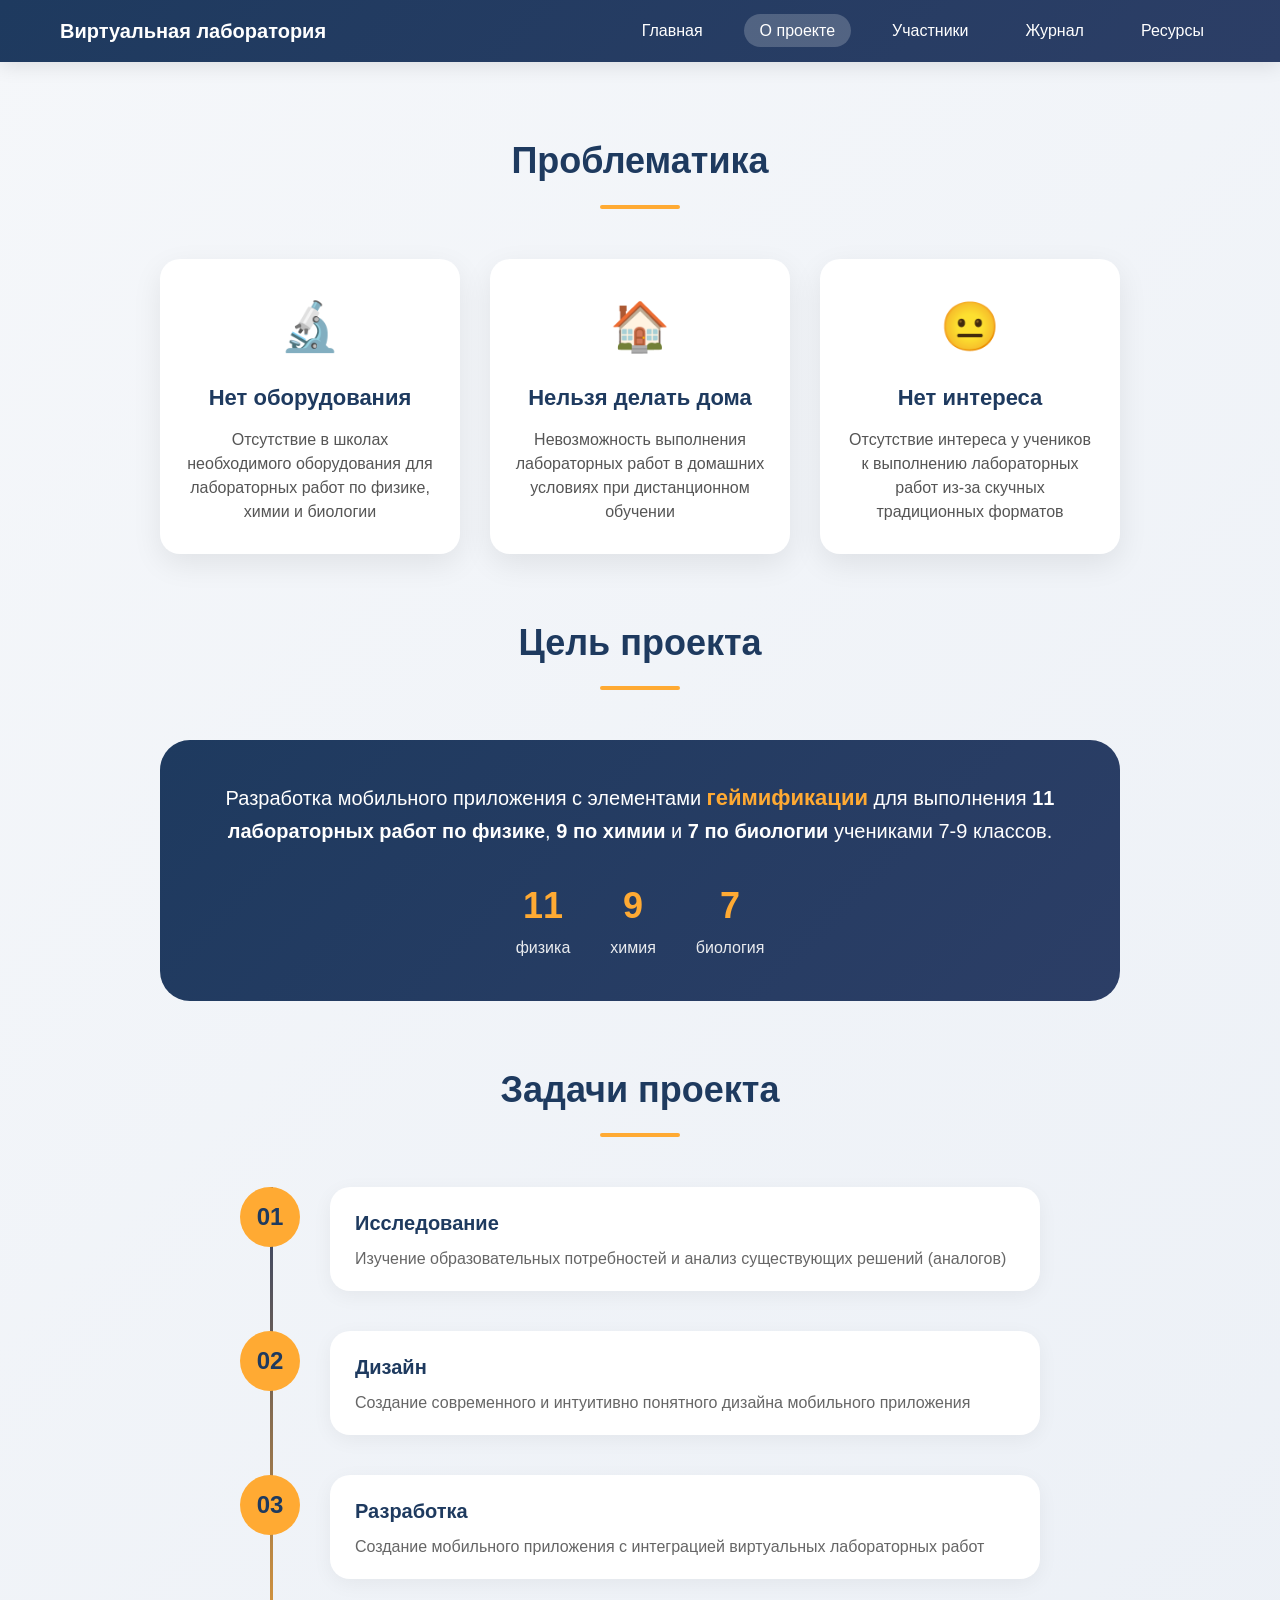
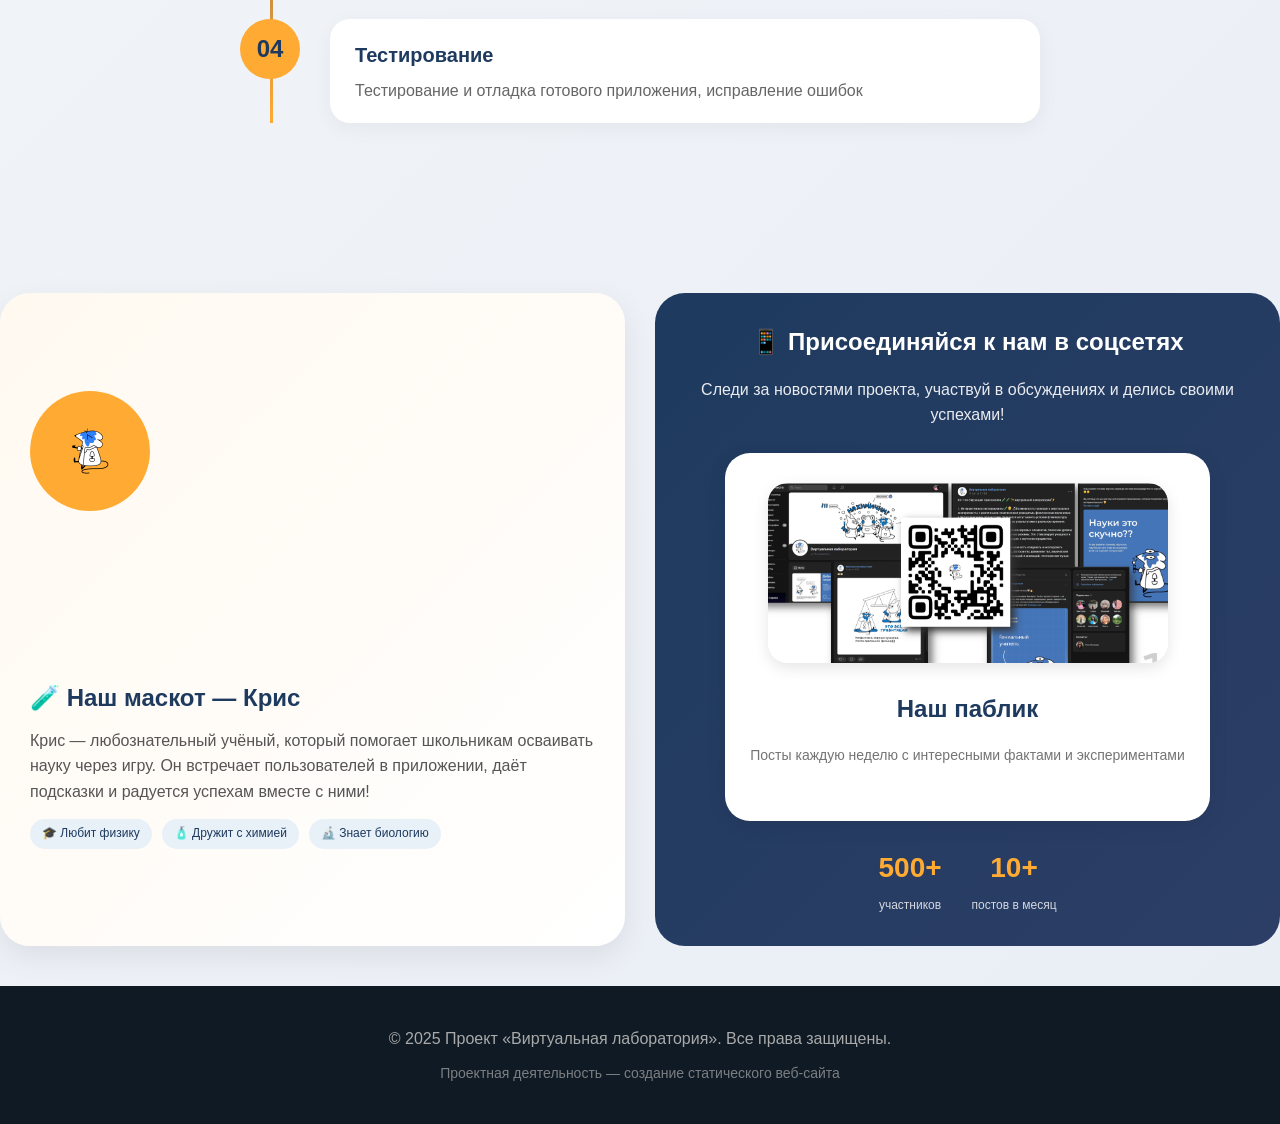
<file: about.html>
<!DOCTYPE html>
<html lang="ru">
<head>
    <meta charset="UTF-8">
    <meta name="viewport" content="width=device-width, initial-scale=1.0">
    <title>Виртуальная лаборатория — наука в твоём телефоне</title>
    <link rel="stylesheet" href="css/style.css">
    <style>
    /* ===== СТРАНИЦА "О ПРОЕКТЕ" ===== */
    .hero-subpage {
        background: linear-gradient(135deg, #2c3e66, #1a3a5f);
        color: white;
        text-align: center;
        padding: 60px 20px;
    }

    .hero-subpage h1 {
        font-size: 48px;
        margin-bottom: 15px;
    }

    .hero-subpage p {
        font-size: 20px;
        opacity: 0.95;
    }

    /* Проблематика — карточки */
    .problems-grid {
        display: grid;
        grid-template-columns: repeat(auto-fit, minmax(280px, 1fr));
        gap: 30px;
        margin-bottom: 60px;
    }

    .problem-card {
        background: white;
        border-radius: 20px;
        padding: 30px 25px;
        text-align: center;
        box-shadow: 0 10px 30px rgba(0,0,0,0.08);
        transition: all 0.3s ease;
    }

    .problem-card:hover {
        transform: translateY(-8px);
        box-shadow: 0 20px 40px rgba(0,0,0,0.12);
    }

    .problem-icon {
        font-size: 48px;
        margin-bottom: 15px;
    }

    .problem-card h3 {
        color: #1e3a5f;
        font-size: 22px;
        margin-bottom: 12px;
    }

    .problem-card p {
        color: #555;
        line-height: 1.5;
    }

    /* Блок цели */
    .goal-block {
        margin-bottom: 60px;
    }

    .goal-card {
        background: linear-gradient(135deg, #1e3a5f, #2c3e66);
        border-radius: 30px;
        padding: 40px;
        color: white;
        text-align: center;
    }

    .goal-card p {
        font-size: 20px;
        line-height: 1.6;
        margin-bottom: 30px;
    }

    .highlight-goal {
        color: #ffaa33;
        font-size: 22px;
    }

    .goal-stats {
        display: flex;
        justify-content: center;
        gap: 40px;
        flex-wrap: wrap;
    }

    .goal-stat {
        text-align: center;
    }

    .goal-stat .stat-number {
        font-size: 36px;
        font-weight: bold;
        color: #ffaa33;
        display: block;
    }

    .goal-stat .stat-label {
        font-size: 16px;
        opacity: 0.9;
    }

    /* Таймлайн задач */
    .tasks-block {
        margin-bottom: 20px;
    }

    .timeline {
        position: relative;
        max-width: 800px;
        margin: 0 auto;
    }

    .timeline::before {
        content: '';
        position: absolute;
        left: 30px;
        top: 0;
        bottom: 0;
        width: 3px;
        background: linear-gradient(135deg, #2c3e66, #ffaa33);
    }

    .timeline-item {
        display: flex;
        gap: 30px;
        margin-bottom: 40px;
        position: relative;
    }

    .timeline-number {
        width: 60px;
        height: 60px;
        background: #ffaa33;
        border-radius: 50%;
        display: flex;
    align-items: center;
        justify-content: center;
        font-size: 24px;
        font-weight: bold;
        color: #1e3a5f;
        flex-shrink: 0;
        position: relative;
        z-index: 1;
    }

    .timeline-content {
        background: white;
        border-radius: 20px;
        padding: 20px 25px;
        flex: 1;
        box-shadow: 0 5px 20px rgba(0,0,0,0.05);
        transition: all 0.3s ease;
    }

    .timeline-content:hover {
        transform: translateX(5px);
        box-shadow: 0 10px 30px rgba(0,0,0,0.1);
    }

    .timeline-content h3 {
        color: #1e3a5f;
        font-size: 20px;
        margin-bottom: 8px;
    }

    .timeline-content p {
        color: #666;
        line-height: 1.5;
    }

    /* Адаптация для мобильных */
    @media (max-width: 768px) {
        .hero-subpage h1 {
            font-size: 32px;
        }
    
        .hero-subpage p {
            font-size: 16px;
        }
    
        .goal-card p {
            font-size: 16px;
        }
    
        .timeline::before {
            left: 20px;
        }
    
        .timeline-number {
            width: 45px;
            height: 45px;
            font-size: 18px;
        }
    
        .timeline-content {
            padding: 15px 18px;
        }
    
        .timeline-content h3 {
            font-size: 18px;
        }
    }
	    /* ===== БЛОК О МАСКОТЕ И ПАБЛИКЕ ===== */
    .mascot-social-block {
        display: grid;
        grid-template-columns: repeat(auto-fit, minmax(350px, 1fr));
        gap: 30px;
        margin-top: 60px;
        margin-bottom: 40px;
    }

    .mascot-card {
        background: linear-gradient(135deg, #fff9f0, #ffffff);
        border-radius: 30px;
        padding: 30px;
        display: flex;
        gap: 25px;
        align-items: center;
        flex-wrap: wrap;
        box-shadow: 0 10px 30px rgba(0,0,0,0.08);
        transition: all 0.3s ease;
    }

    .mascot-card:hover {
        transform: translateY(-5px);
        box-shadow: 0 20px 40px rgba(0,0,0,0.12);
    }

    .mascot-avatar img {
        width: 120px;
        height: 120px;
        border-radius: 50%;
        object-fit: cover;
        background: #ffaa33;
        padding: 10px;
    }

    .mascot-info h3 {
        color: #1e3a5f;
        font-size: 24px;
        margin-bottom: 10px;
    }

    .mascot-info p {
        color: #555;
        line-height: 1.6;
        margin-bottom: 15px;
    }

    .mascot-facts {
        display: flex;
        gap: 10px;
        flex-wrap: wrap;
    }

    .mascot-facts span {
        background: #e8f0f8;
        color: #1e3a5f;
        padding: 5px 12px;
        border-radius: 50px;
        font-size: 12px;
        font-weight: 500;
    }

    .social-card {
        background: linear-gradient(135deg, #1e3a5f, #2c3e66);
        border-radius: 30px;
        padding: 30px;
        color: white;
        text-align: center;
        transition: all 0.3s ease;
    }

    .social-card:hover {
        transform: translateY(-5px);
    }

    .social-card h3 {
        font-size: 24px;
        margin-bottom: 15px;
    }

    .social-card p {
        opacity: 0.9;
        margin-bottom: 25px;
    }

    .social-links {
        display: flex;
        justify-content: center;
        gap: 15px;
        flex-wrap: wrap;
        margin-bottom: 25px;
    }

    .social-link {
        display: inline-flex;
        align-items: center;
        gap: 8px;
        padding: 10px 20px;
        border-radius: 50px;
        text-decoration: none;
        font-weight: bold;
        transition: all 0.3s ease;
    }

    .social-link.telegram {
        background: #0088cc;
        color: white;
    }

    .social-link.vk {
        background: #4c75a3;
        color: white;
    }

    .social-link.website {
        background: #ffaa33;
        color: #1e3a5f;
    }

    .social-link:hover {
        transform: translateY(-3px);
        filter: brightness(1.05);
    }

    .social-stats {
        display: flex;
        justify-content: center;
        gap: 30px;
        margin-top: 20px;
    }

    .social-stats .stat-item {
        text-align: center;
    }

    .social-stats .stat-number {
        display: block;
        font-size: 28px;
        font-weight: bold;
        color: #ffaa33;
    }

    .social-stats .stat-label {
        font-size: 12px;
        opacity: 0.8;
    }

    @media (max-width: 768px) {
        .mascot-card {
            flex-direction: column;
            text-align: center;
        }
        
        .mascot-facts {
            justify-content: center;
        }
        
        .social-stats {
            flex-direction: column;
            gap: 10px;
        }
    }
    </style>
</head>
<body>

    <!-- МЕНЮ НАВИГАЦИИ -->
    <nav>
        <div class="nav-container">
            <div class="logo">
                <span class="logo-text">Виртуальная лаборатория</span>
            </div>
            <ul>
                <li><a href="index.html">Главная</a></li>
                <li><a href="about.html" class="active">О проекте</a></li>
                <li><a href="team.html">Участники</a></li>
                <li><a href="journal.html">Журнал</a></li>
                <li><a href="resources.html">Ресурсы</a></li>
            </ul>
        </div>
    </nav>

    <!-- ОСНОВНОЙ КОНТЕНТ -->
    <section class="section">
        <div class="container">

            <!-- ПРОБЛЕМАТИКА (карточки) -->
            <div class="problem-block">
                <h2 class="section-title">Проблематика</h2>
                <div class="problems-grid">
                    <div class="problem-card">
                        <div class="problem-icon">🔬</div>
                        <h3>Нет оборудования</h3>
                        <p>Отсутствие в школах необходимого оборудования для лабораторных работ по физике, химии и биологии</p>
                    </div>
                    <div class="problem-card">
                        <div class="problem-icon">🏠</div>
                        <h3>Нельзя делать дома</h3>
                        <p>Невозможность выполнения лабораторных работ в домашних условиях при дистанционном обучении</p>
                    </div>
                    <div class="problem-card">
                        <div class="problem-icon">😐</div>
                        <h3>Нет интереса</h3>
                        <p>Отсутствие интереса у учеников к выполнению лабораторных работ из-за скучных традиционных форматов</p>
                    </div>
                </div>
            </div>

            <!-- ЦЕЛЬ ПРОЕКТА (выделенный блок) -->
            <div class="goal-block">
                <h2 class="section-title">Цель проекта</h2>
                <div class="goal-card">
                    <p>Разработка мобильного приложения с элементами <strong class="highlight-goal">геймификации</strong> для выполнения <strong>11 лабораторных работ по физике</strong>, <strong>9 по химии</strong> и <strong>7 по биологии</strong> учениками 7-9 классов.</p>
                    <div class="goal-stats">
                        <div class="goal-stat">
                            <span class="stat-number">11</span>
                            <span class="stat-label">физика</span>
                        </div>
                        <div class="goal-stat">
                            <span class="stat-number">9</span>
                            <span class="stat-label">химия</span>
                        </div>
                        <div class="goal-stat">
                            <span class="stat-number">7</span>
                            <span class="stat-label">биология</span>
                        </div>
                    </div>
                </div>
            </div>

            <!-- ЗАДАЧИ ПРОЕКТА (таймлайн/шаги) -->
            <div class="tasks-block">
                <h2 class="section-title">Задачи проекта</h2>
                <div class="timeline">
                    <div class="timeline-item">
                        <div class="timeline-number">01</div>
                        <div class="timeline-content">
                            <h3>Исследование</h3>
                            <p>Изучение образовательных потребностей и анализ существующих решений (аналогов)</p>
                        </div>
                    </div>
                    <div class="timeline-item">
                        <div class="timeline-number">02</div>
                        <div class="timeline-content">
                            <h3>Дизайн</h3>
                            <p>Создание современного и интуитивно понятного дизайна мобильного приложения</p>
                        </div>
                    </div>
                    <div class="timeline-item">
                        <div class="timeline-number">03</div>
                        <div class="timeline-content">
                            <h3>Разработка</h3>
                            <p>Создание мобильного приложения с интеграцией виртуальных лабораторных работ</p>
                        </div>
                    </div>
                    <div class="timeline-item">
                        <div class="timeline-number">04</div>
                        <div class="timeline-content">
                            <h3>Тестирование</h3>
                            <p>Тестирование и отладка готового приложения, исправление ошибок</p>
                        </div>
                    </div>
                </div>
            </div>

        </div>
    </section>
	<!-- БЛОК О МАСКОТЕ И ПАБЛИКЕ -->
        <div class="mascot-social-block">
            <div class="mascot-card">
                <div class="mascot-avatar">
                    <img src="images/mascot.png" alt="Маскот Виртуальной лаборатории" onerror="this.src='https://placehold.co/150x150/ffaa33/1e3a5f?text=🐱'">
                </div>
                <div class="mascot-info">
                    <h3>🧪 Наш маскот — Крис</h3>
                    <p>Крис — любознательный учёный, который помогает школьникам осваивать науку через игру. Он встречает пользователей в приложении, даёт подсказки и радуется успехам вместе с ними!</p>
                    <div class="mascot-facts">
                        <span>🎓 Любит физику</span>
                        <span>🧴 Дружит с химией</span>
                        <span>🔬 Знает биологию</span>
                    </div>
                </div>
            </div>

            <div class="social-card">
                <h3>📱 Присоединяйся к нам в соцсетях</h3>
                <p>Следи за новостями проекта, участвуй в обсуждениях и делись своими успехами!</p>
                <div class="social-links">
					<div class="merch-item">
                        <img src="images/VK.png" alt="Канцелярия">
                        <h3>Наш паблик</h3>
                        <p>Посты каждую неделю с интересными фактами и экспериментами</p>
                    </div>
                </div>
                <div class="social-stats">
                    <div class="stat-item">
                        <span class="stat-number">500+</span>
                        <span class="stat-label">участников</span>
                    </div>
                    <div class="stat-item">
                        <span class="stat-number">10+</span>
                        <span class="stat-label">постов в месяц</span>
                    </div>
                </div>
            </div>
        </div>
    </div>
</section>

    <!-- ПОДВАЛ -->
    <footer>
        <div class="container">
            <p>© 2025 Проект «Виртуальная лаборатория». Все права защищены.</p>
            <p class="footer-small">Проектная деятельность — создание статического веб-сайта</p>
        </div>
    </footer>
</body>
</html>
</file>
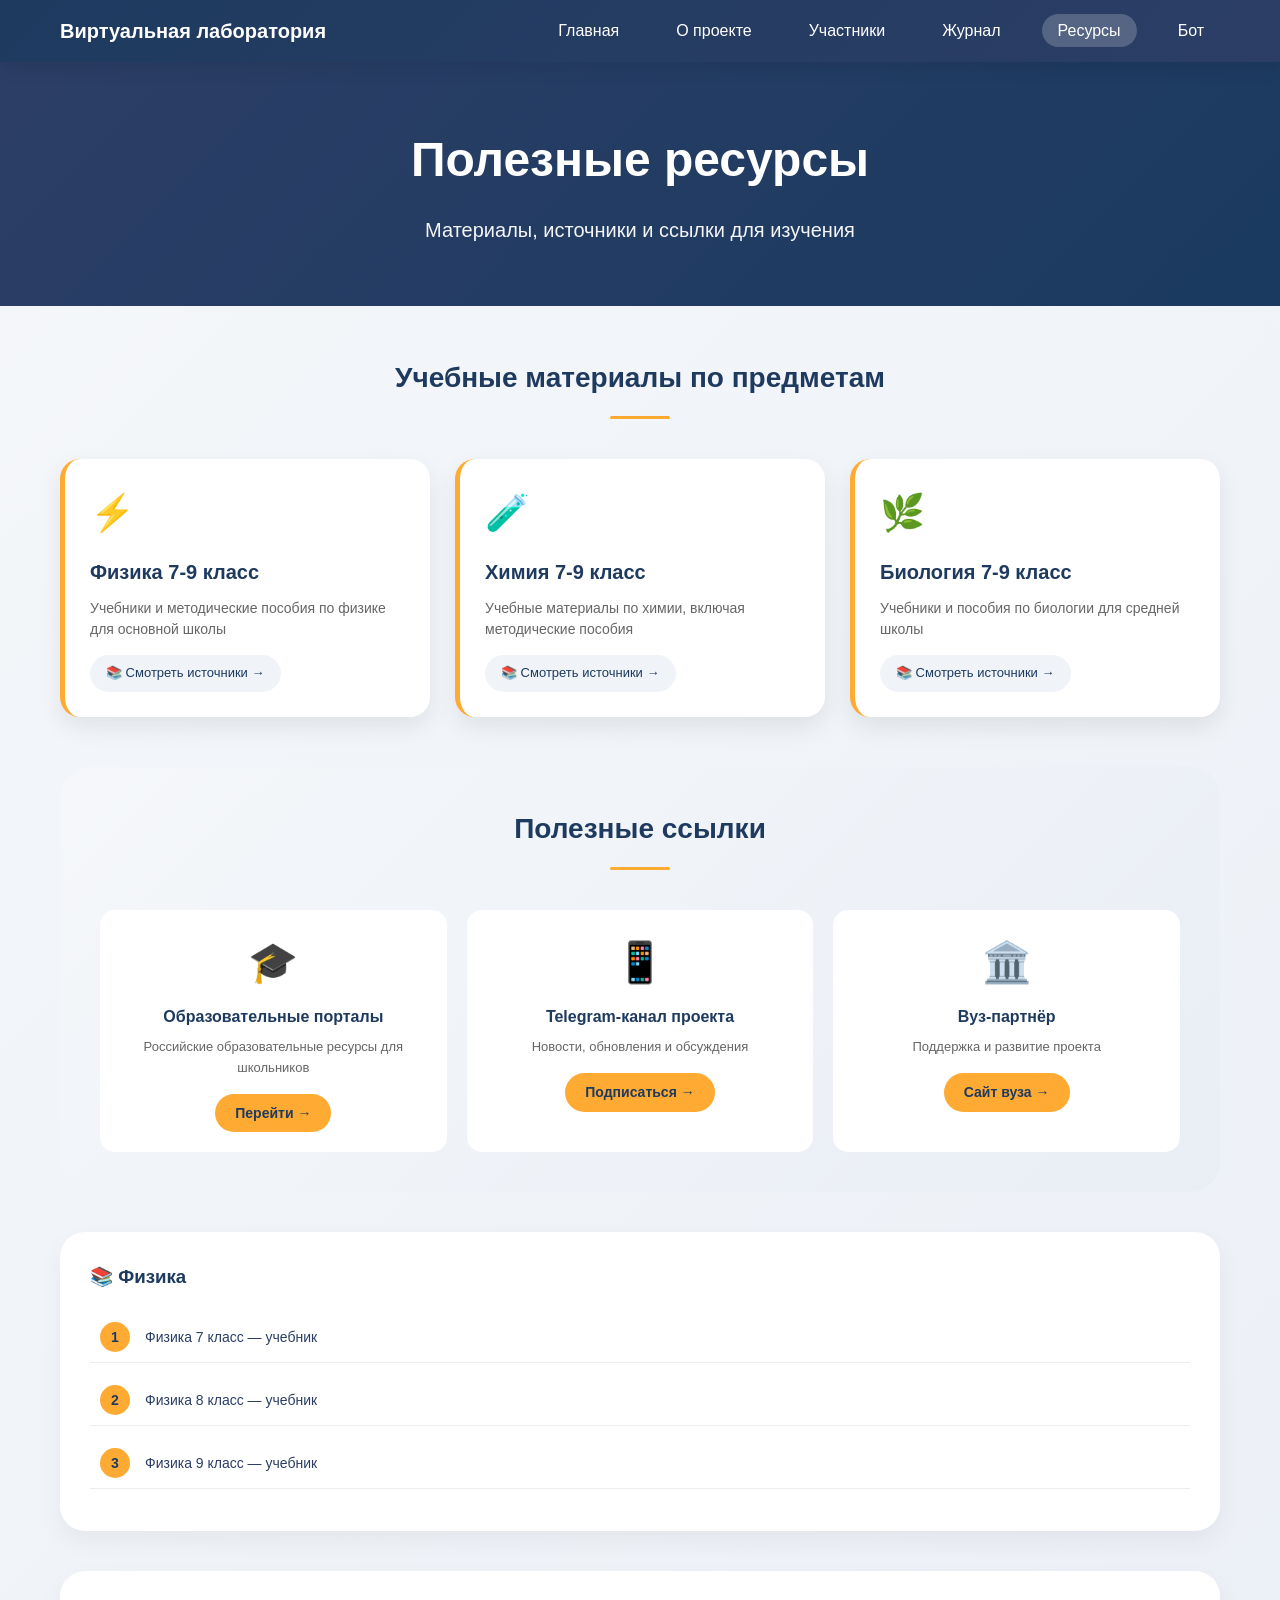
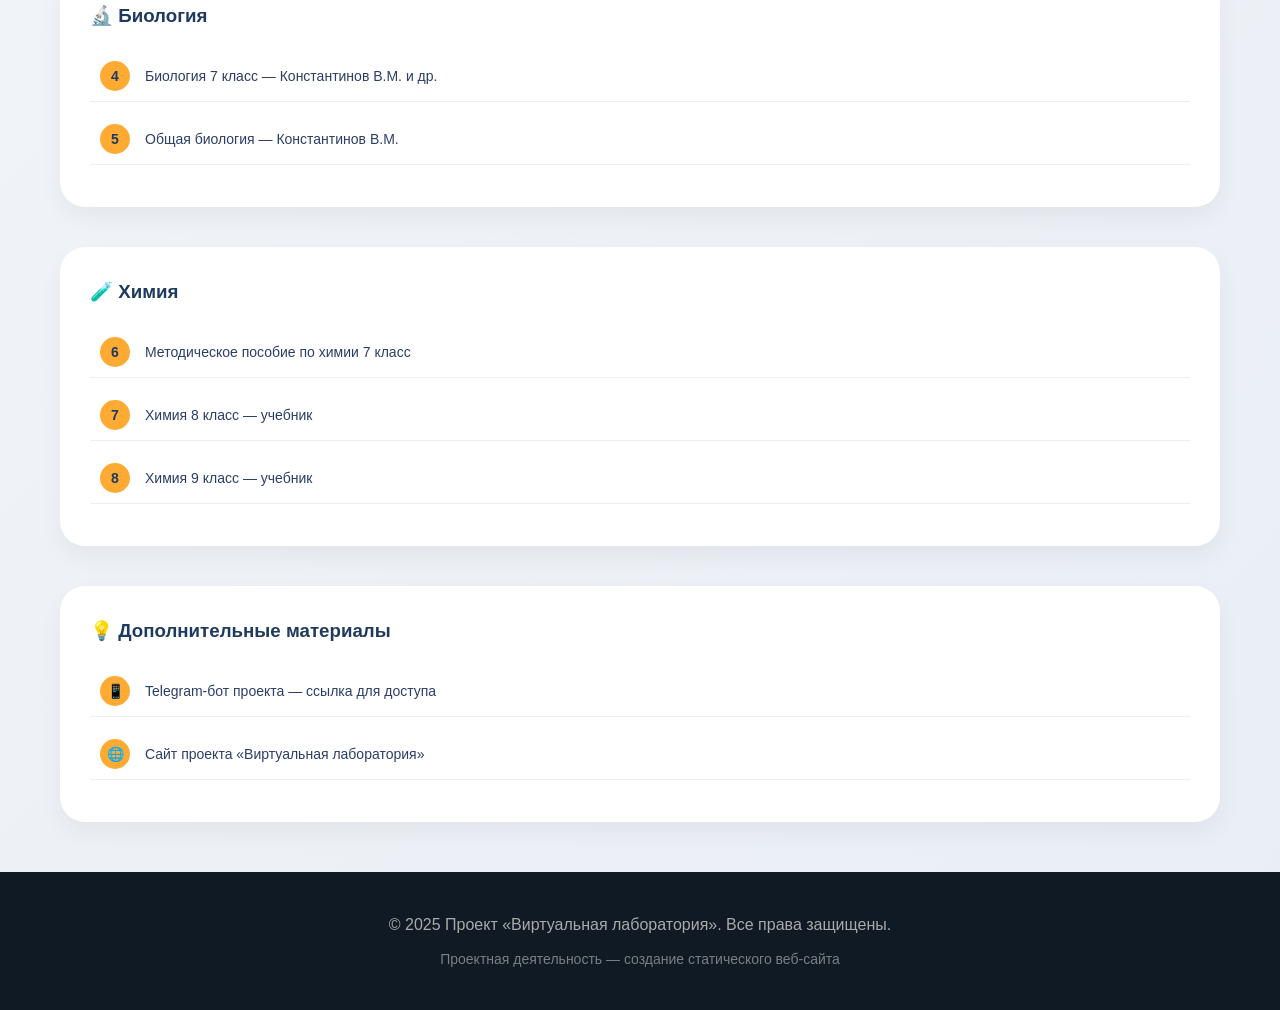
<file: resources.html>
<!DOCTYPE html>
<html lang="ru">
<head>
    <meta charset="UTF-8">
    <meta name="viewport" content="width=device-width, initial-scale=1.0">
    <title>Ресурсы — Виртуальная лаборатория</title>
    <link rel="stylesheet" href="css/style.css">
    <style>
        /* ===== СТРАНИЦА "РЕСУРСЫ" ===== */
        .resources-header {
            background: linear-gradient(135deg, #2c3e66, #1a3a5f);
            color: white;
            text-align: center;
            padding: 60px 20px;
        }

        .resources-header h1 {
            font-size: 48px;
            margin-bottom: 15px;
        }

        .resources-header p {
            font-size: 20px;
            opacity: 0.95;
        }

        .resources-section {
            padding: 50px 0;
        }

        .section-subtitle {
            text-align: center;
            font-size: 28px;
            color: #1e3a5f;
            margin-bottom: 40px;
            position: relative;
        }

        .section-subtitle::after {
            content: '';
            display: block;
            width: 60px;
            height: 3px;
            background: #ffaa33;
            margin: 15px auto 0;
            border-radius: 2px;
        }

        /* Сетка для карточек источников */
        .sources-grid {
            display: grid;
            grid-template-columns: repeat(auto-fit, minmax(300px, 1fr));
            gap: 25px;
            margin-bottom: 50px;
        }

        .source-card {
            background: white;
            border-radius: 20px;
            padding: 25px;
            box-shadow: 0 10px 25px rgba(0,0,0,0.08);
            transition: all 0.3s ease;
            border-left: 5px solid #ffaa33;
        }

        .source-card:hover {
            transform: translateY(-5px);
            box-shadow: 0 20px 35px rgba(0,0,0,0.12);
        }

        .source-icon {
            font-size: 36px;
            margin-bottom: 15px;
        }

        .source-card h3 {
            color: #1e3a5f;
            font-size: 20px;
            margin-bottom: 10px;
        }

        .source-card p {
            color: #666;
            font-size: 14px;
            margin-bottom: 15px;
            line-height: 1.5;
        }

        .source-link {
            display: inline-flex;
            align-items: center;
            gap: 8px;
            background: #f0f4f8;
            color: #1e3a5f;
            padding: 8px 16px;
            border-radius: 50px;
            text-decoration: none;
            font-size: 13px;
            font-weight: 500;
            transition: all 0.3s ease;
        }

        .source-link:hover {
            background: #ffaa33;
            color: #1e3a5f;
            transform: translateX(5px);
        }

        /* Блок партнёров и полезных ссылок */
        .partners-links {
            background: linear-gradient(135deg, #f5f7fa, #e9eef5);
            border-radius: 30px;
            padding: 40px;
            margin-top: 30px;
        }

        .links-grid {
            display: grid;
            grid-template-columns: repeat(auto-fit, minmax(250px, 1fr));
            gap: 20px;
            margin-top: 20px;
        }

        .partner-link-card {
            background: white;
            border-radius: 15px;
            padding: 20px;
            text-align: center;
            transition: all 0.3s ease;
        }

        .partner-link-card:hover {
            transform: translateY(-3px);
            box-shadow: 0 10px 20px rgba(0,0,0,0.1);
        }

        .partner-link-card .emoji {
            font-size: 40px;
            margin-bottom: 10px;
        }

        .partner-link-card h4 {
            color: #1e3a5f;
            margin-bottom: 8px;
        }

        .partner-link-card p {
            color: #666;
            font-size: 13px;
            margin-bottom: 15px;
        }

        .btn-link {
            display: inline-block;
            background: #ffaa33;
            color: #1e3a5f;
            padding: 8px 20px;
            border-radius: 50px;
            text-decoration: none;
            font-weight: bold;
            font-size: 14px;
            transition: all 0.3s ease;
        }

        .btn-link:hover {
            background: #1e3a5f;
            color: white;
        }

        /* Список всех источников (полный) */
        .full-sources-list {
            background: white;
            border-radius: 25px;
            padding: 30px;
            margin-top: 40px;
            box-shadow: 0 10px 25px rgba(0,0,0,0.05);
        }

        .full-sources-list h3 {
            color: #1e3a5f;
            margin-bottom: 20px;
            display: flex;
            align-items: center;
            gap: 10px;
        }

        .sources-list {
            list-style: none;
            padding: 0;
        }

        .sources-list li {
            margin-bottom: 12px;
            padding: 10px;
            border-bottom: 1px solid #eee;
            display: flex;
            align-items: center;
            gap: 15px;
            flex-wrap: wrap;
        }

        .sources-list li:hover {
            background: #f9f9f9;
            border-radius: 10px;
        }

        .source-num {
            background: #ffaa33;
            color: #1e3a5f;
            width: 30px;
            height: 30px;
            border-radius: 50%;
            display: inline-flex;
            align-items: center;
            justify-content: center;
            font-weight: bold;
            font-size: 14px;
            flex-shrink: 0;
        }

        .source-url {
            flex: 1;
            word-break: break-all;
            color: #2c3e66;
            text-decoration: none;
            font-size: 14px;
        }

        .source-url:hover {
            color: #ffaa33;
            text-decoration: underline;
        }

        @media (max-width: 768px) {
            .resources-header h1 {
                font-size: 32px;
            }
            .resources-header p {
                font-size: 16px;
            }
            .section-subtitle {
                font-size: 24px;
            }
            .partners-links {
                padding: 25px;
            }
        }
    </style>
</head>
<body>

    <!-- МЕНЮ НАВИГАЦИИ -->
    <nav>
        <div class="nav-container">
            <div class="logo">
                <span class="logo-text">Виртуальная лаборатория</span>
            </div>
            <ul>
                <li><a href="index.html">Главная</a></li>
                <li><a href="about.html">О проекте</a></li>
                <li><a href="team.html">Участники</a></li>
                <li><a href="journal.html">Журнал</a></li>
                <li><a href="resources.html" class="active">Ресурсы</a></li>
				<li><a href="bot.html">Бот</a> </li>
            </ul>
        </div>
    </nav>

    <!-- ЗАГОЛОВОК СТРАНИЦЫ -->
    <div class="resources-header">
        <h1>Полезные ресурсы</h1>
        <p>Материалы, источники и ссылки для изучения</p>
    </div>

    <section class="resources-section">
        <div class="container">

            <!-- КАРТОЧКИ ПО ПРЕДМЕТАМ -->
            <h2 class="section-subtitle">Учебные материалы по предметам</h2>
            <div class="sources-grid">
                <div class="source-card">
                    <div class="source-icon">⚡</div>
                    <h3>Физика 7-9 класс</h3>
                    <p>Учебники и методические пособия по физике для основной школы</p>
                    <a href="#physics-sources" class="source-link">📚 Смотреть источники →</a>
                </div>
                <div class="source-card">
                    <div class="source-icon">🧪</div>
                    <h3>Химия 7-9 класс</h3>
                    <p>Учебные материалы по химии, включая методические пособия</p>
                    <a href="#chemistry-sources" class="source-link">📚 Смотреть источники →</a>
                </div>
                <div class="source-card">
                    <div class="source-icon">🌿</div>
                    <h3>Биология 7-9 класс</h3>
                    <p>Учебники и пособия по биологии для средней школы</p>
                    <a href="#biology-sources" class="source-link">📚 Смотреть источники →</a>
                </div>
            </div>

            <!-- ПОЛЕЗНЫЕ ССЫЛКИ И ПАРТНЁРЫ -->
            <div class="partners-links">
                <h2 class="section-subtitle" style="margin-top: 0;">Полезные ссылки</h2>
                <div class="links-grid">
                    <div class="partner-link-card">
                        <div class="emoji">🎓</div>
                        <h4>Образовательные порталы</h4>
                        <p>Российские образовательные ресурсы для школьников</p>
                        <a href="https://edu.gov.ru" target="_blank" class="btn-link">Перейти →</a>
                    </div>
                    <div class="partner-link-card">
                        <div class="emoji">📱</div>
                        <h4>Telegram-канал проекта</h4>
                        <p>Новости, обновления и обсуждения</p>
                        <a href="#" class="btn-link">Подписаться →</a>
                    </div>
                    <div class="partner-link-card">
                        <div class="emoji">🏛️</div>
                        <h4>Вуз-партнёр</h4>
                        <p>Поддержка и развитие проекта</p>
                        <a href="#" class="btn-link">Сайт вуза →</a>
                    </div>
                </div>
            </div>

            <!-- ПОЛНЫЙ СПИСОК ИСТОЧНИКОВ -->
            <div class="full-sources-list" id="physics-sources">
                <h3>📚 Физика</h3>
                <ul class="sources-list">
                    <li><span class="source-num">1</span><a href="https://sh2-neman-r27.gosweb.gosuslugi.ru/netcat_files/30/50/Fizika_7_klass.pdf" target="_blank" class="source-url">Физика 7 класс — учебник</a></li>
                    <li><span class="source-num">2</span><a href="https://sh2-neman-r27.gosweb.gosuslugi.ru/netcat_files/30/50/Fizika_8_klass.pdf" target="_blank" class="source-url">Физика 8 класс — учебник</a></li>
                    <li><span class="source-num">3</span><a href="https://sh2-neman-r27.gosweb.gosuslugi.ru/netcat_files/30/50/Fizika_9_klass.pdf" target="_blank" class="source-url">Физика 9 класс — учебник</a></li>
                </ul>
            </div>

            <div class="full-sources-list" id="biology-sources">
                <h3>🔬 Биология</h3>
                <ul class="sources-list">
                    <li><span class="source-num">4</span><a href="https://test-edu.tatar.ru/upload/storage/org6297/files/biologija_-7-klass_konstantinov_v_m_-i-dr_2016-288s.pdf" target="_blank" class="source-url">Биология 7 класс — Константинов В.М. и др.</a></li>
                    <li><span class="source-num">5</span><a href="https://spu58.ucoz.ru/Electron_bibl/konstantinov_obshhaja_biologija.pdf" target="_blank" class="source-url">Общая биология — Константинов В.М.</a></li>
                </ul>
            </div>

            <div class="full-sources-list" id="chemistry-sources">
                <h3>🧪 Химия</h3>
                <ul class="sources-list">
                    <li><span class="source-num">6</span><a href="https://www.beluo31.ru/doc/Metodicheskoe%20posobie%20dlia%20uchitelei%60%20Himii%207%20class.pdf" target="_blank" class="source-url">Методическое пособие по химии 7 класс</a></li>
                    <li><span class="source-num">7</span><a href="https://sh2-nemanr27.gosweb.gosuslugi.ru/netcat_files/30/50/Himiya_8_klass.pdf" target="_blank" class="source-url">Химия 8 класс — учебник</a></li>
                    <li><span class="source-num">8</span><a href="https://sh2-neman-r27.gosweb.gosuslugi.ru/netcat_files/30/50/Himiya_9_klass.pdf" target="_blank" class="source-url">Химия 9 класс — учебник</a></li>
                </ul>
            </div>

            <!-- ДОПОЛНИТЕЛЬНЫЕ РЕСУРСЫ -->
            <div class="full-sources-list">
                <h3>💡 Дополнительные материалы</h3>
                <ul class="sources-list">
                    <li><span class="source-num">📱</span><a href="#" class="source-url">Telegram-бот проекта — ссылка для доступа</a></li>
                    <li><span class="source-num">🌐</span><a href="index.html" class="source-url">Сайт проекта «Виртуальная лаборатория»</a></li>
                </ul>
            </div>

        </div>
    </section>

    <!-- ПОДВАЛ -->
    <footer>
        <div class="container">
            <p>© 2025 Проект «Виртуальная лаборатория». Все права защищены.</p>
            <p class="footer-small">Проектная деятельность — создание статического веб-сайта</p>
        </div>
    </footer>

</body>
</html>
</file>
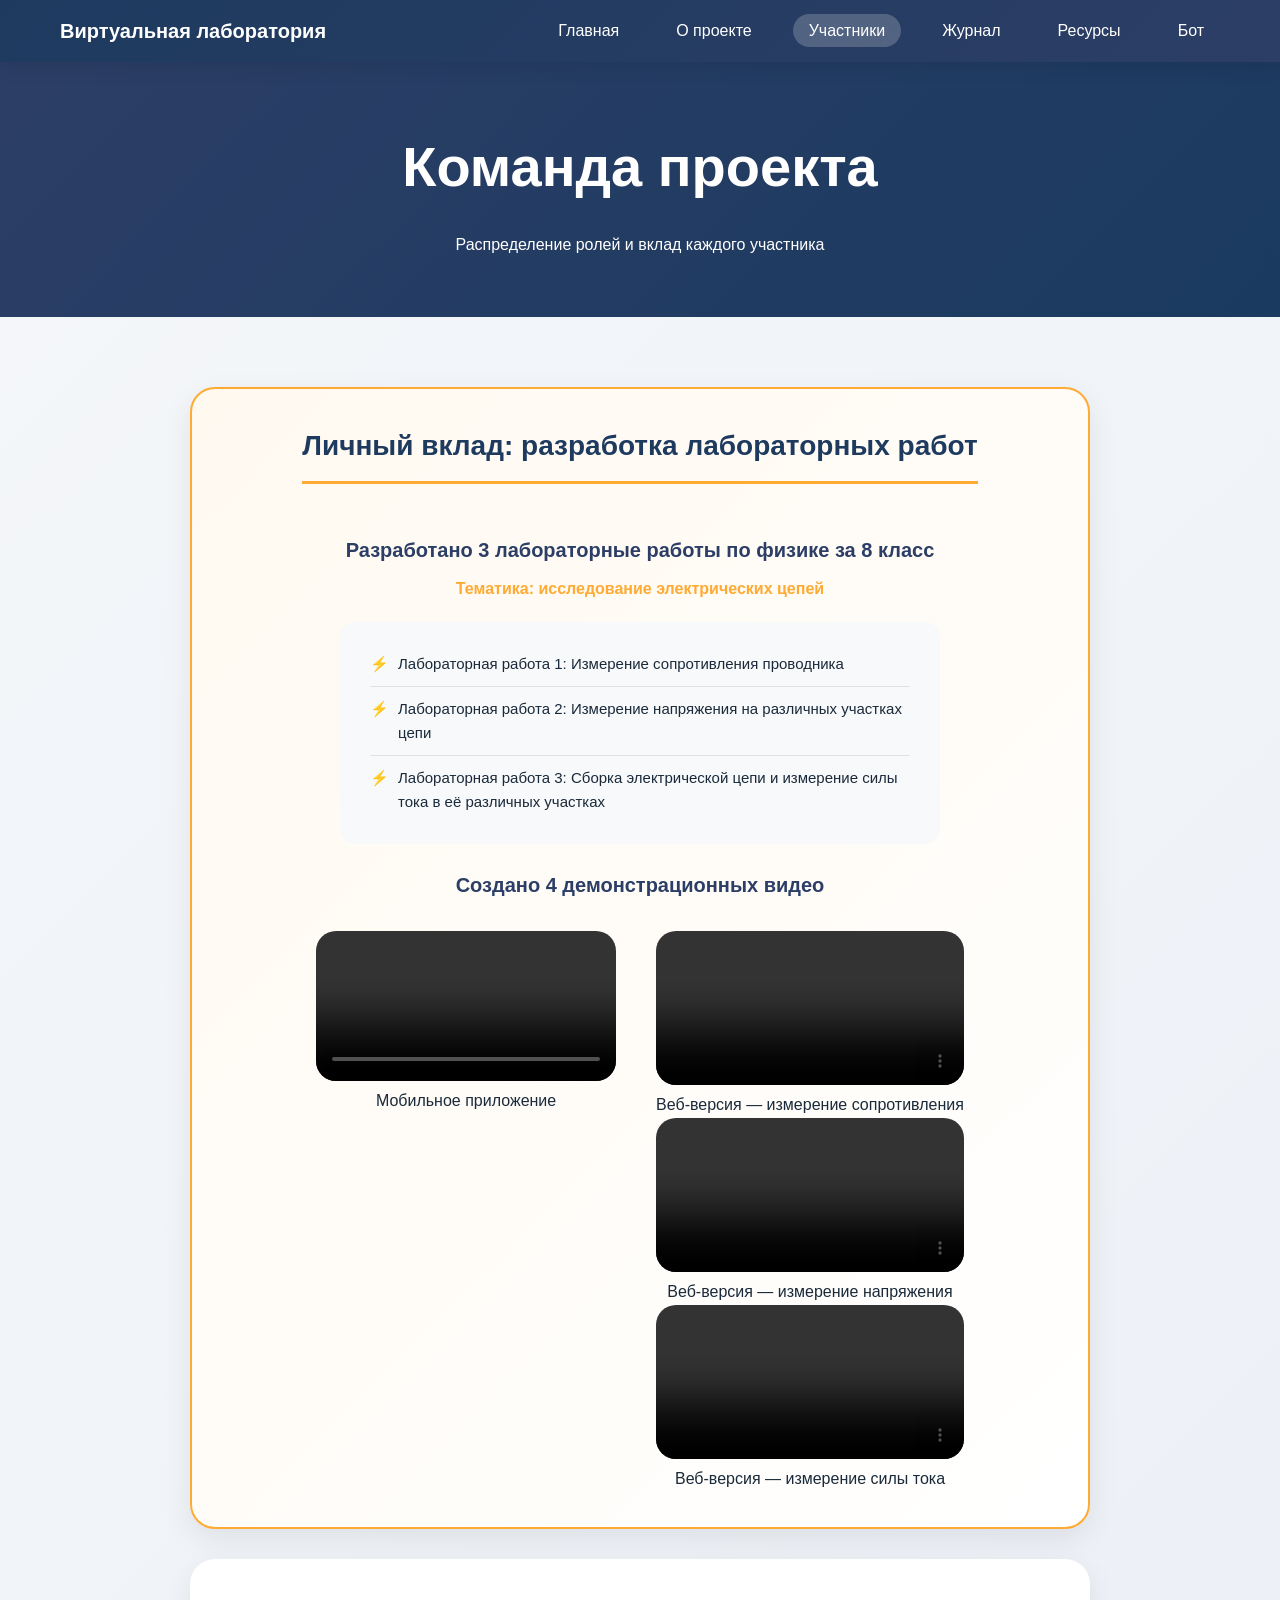
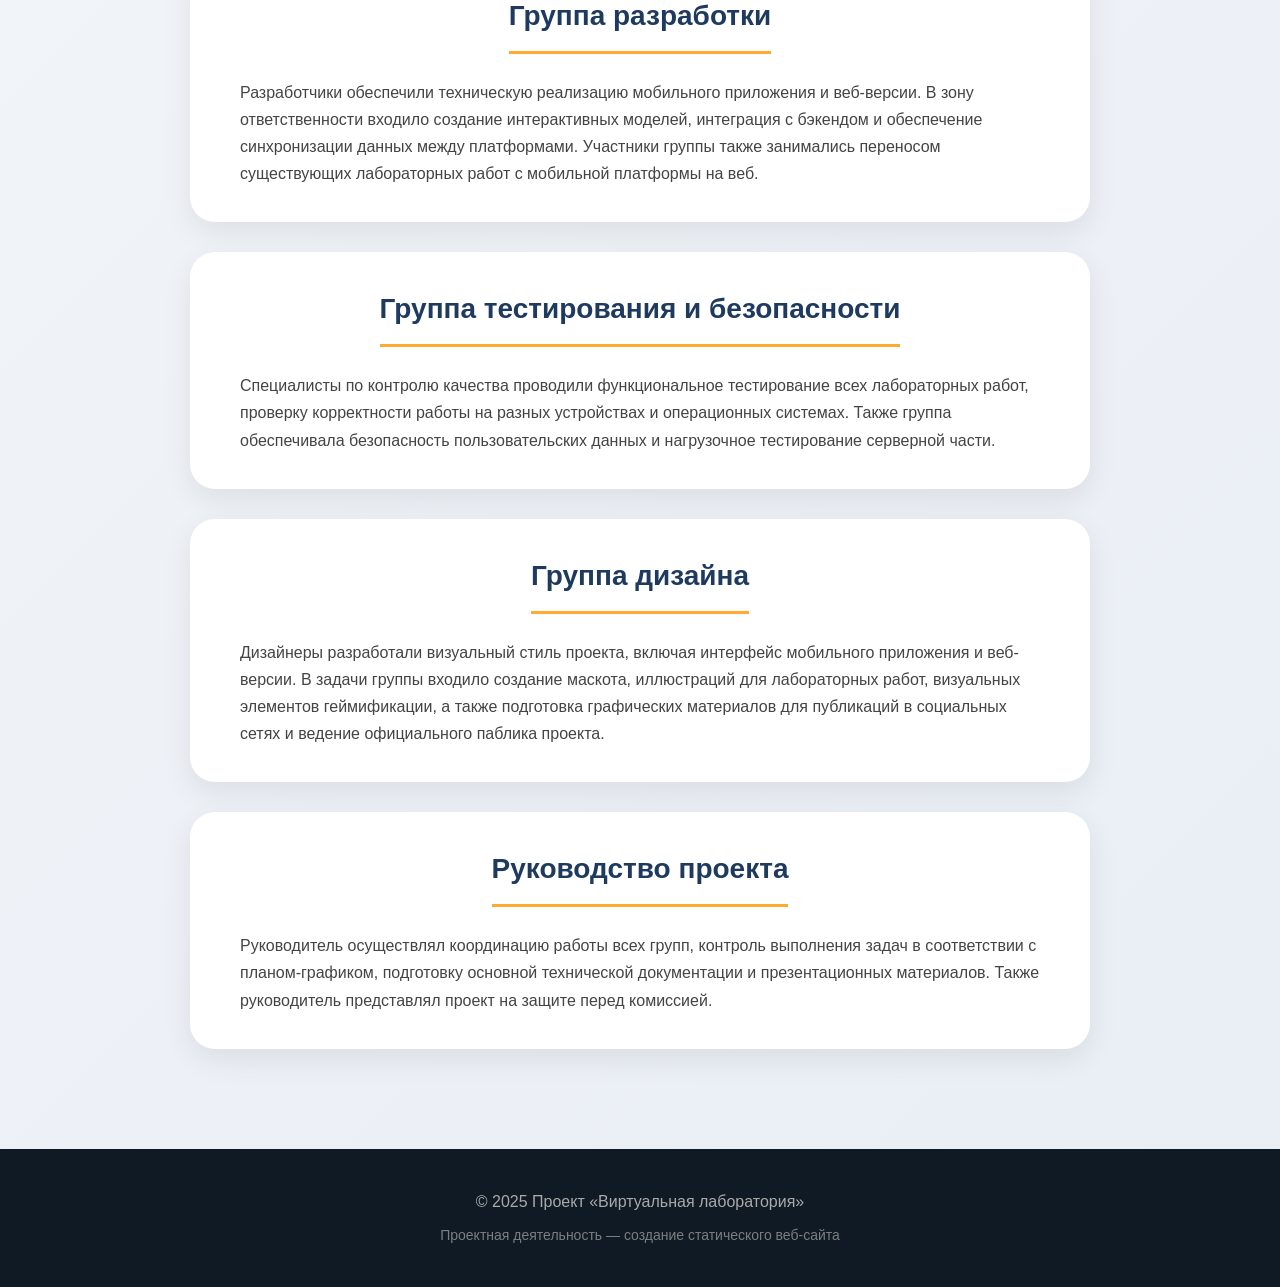
<file: team.html>
<!DOCTYPE html>
<html lang="ru">
	<head>
		<meta charset="UTF-8">
			<meta name="viewport" content="width=device-width, initial-scale=1.0">
				<title>Команда проекта — Виртуальная лаборатория</title>
				<link rel="stylesheet" href="css/style.css">
					<style>
						.demo-videos-two-columns {
						display: flex !important;
						gap: 40px !important;
						justify-content: center !important;
						margin-top: 30px !important;
						}
						.mobile-video {
						max-width: 300px !important;
						}
						.mobile-video video {
						width: 100% !important;
						border-radius: 20px !important;
						}
						.web-videos {
						max-width: 500px !important;
						}
						.web-video-item video {
						width: 100% !important;
						border-radius: 20px !important;
						}
					</style>
</head>
	<body>

		<nav>
			<div class="nav-container">
				<div class="logo">
					<span class="logo-text">Виртуальная лаборатория</span>
				</div>
				<ul>
					<li>
						<a href="index.html">Главная</a>
					</li>
					<li>
						<a href="about.html">О проекте</a>
					</li>
					<li>
						<a href="team.html" class="active">Участники</a>
					</li>
					<li>
						<a href="journal.html">Журнал</a>
					</li>
					<li>
						<a href="resources.html">Ресурсы</a>
					</li>
					<li>
						<a href="bot.html">Бот</a>
					</li>
				</ul>
			</div>
		</nav>

		<section class="hero" style="padding: 60px 20px;">
			<h1>Команда проекта</h1>
			<p>Распределение ролей и вклад каждого участника</p>
		</section>

		<section class="section">
			<div class="container">

				<div class="contribution-block personal">
					<h2 class="block-title">Личный вклад: разработка лабораторных работ</h2>

					<div class="personal-content">
						<h3>Разработано 3 лабораторные работы по физике за 8 класс</h3>
						<p class="theme-desc">Тематика: исследование электрических цепей</p>

						<ul class="lab-list">
							<li>Лабораторная работа 1: Измерение сопротивления проводника</li>
							<li>Лабораторная работа 2: Измерение напряжения на различных участках цепи</li>
							<li>Лабораторная работа 3: Сборка электрической цепи и измерение силы тока в её различных участках</li>
						</ul>

						<h3>Создано 4 демонстрационных видео</h3>

						<div class="demo-videos-two-columns">
							<div class="mobile-video">
								<video controls="">
									<source src="images/Физика_8-7_мобильная_версия.mp4" type="video/mp4">
                            </video>
								<p>Мобильное приложение</p>
							</div>

							<div class="web-videos">
								<div class="web-video-item">
									<video controls="">
										<source src="images/Физика_8-7_веб_версия.mp4" type="video/mp4">
                                </video>
									<p>Веб-версия — измерение сопротивления</p>
								</div>
								<div class="web-video-item">
									<video controls="">
										<source src="images/Физика_8-5_веб_версия.mp4" type="video/mp4">
                                </video>
									<p>Веб-версия — измерение напряжения</p>
								</div>
								<div class="web-video-item">
									<video controls="">
										<source src="images/Физика_8-4_веб_версия.mp4" type="video/mp4">
                                </video>
									<p>Веб-версия — измерение силы тока</p>
								</div>
							</div>
						</div>
					</div>
				</div>

				<div class="contribution-block">
					<h2 class="block-title">Группа разработки</h2>
					<div class="block-content">
						<p>Разработчики обеспечили техническую реализацию мобильного приложения и веб-версии. В зону ответственности входило создание интерактивных моделей, интеграция с бэкендом и обеспечение синхронизации данных между платформами. Участники группы также занимались переносом существующих лабораторных работ с мобильной платформы на веб.</p>
					</div>
				</div>

				<div class="contribution-block">
					<h2 class="block-title">Группа тестирования и безопасности</h2>
					<div class="block-content">
						<p>Специалисты по контролю качества проводили функциональное тестирование всех лабораторных работ, проверку корректности работы на разных устройствах и операционных системах. Также группа обеспечивала безопасность пользовательских данных и нагрузочное тестирование серверной части.</p>
					</div>
				</div>

				<div class="contribution-block">
					<h2 class="block-title">Группа дизайна</h2>
					<div class="block-content">
						<p>Дизайнеры разработали визуальный стиль проекта, включая интерфейс мобильного приложения и веб-версии. В задачи группы входило создание маскота, иллюстраций для лабораторных работ, визуальных элементов геймификации, а также подготовка графических материалов для публикаций в социальных сетях и ведение официального паблика проекта.</p>
					</div>
				</div>

				<div class="contribution-block">
					<h2 class="block-title">Руководство проекта</h2>
					<div class="block-content">
						<p>Руководитель осуществлял координацию работы всех групп, контроль выполнения задач в соответствии с планом-графиком, подготовку основной технической документации и презентационных материалов. Также руководитель представлял проект на защите перед комиссией.</p>
					</div>
				</div>

			</div>
		</section>

		<footer>
			<div class="container">
				<p>© 2025 Проект «Виртуальная лаборатория»</p>
				<p class="footer-small">Проектная деятельность — создание статического веб-сайта</p>
			</div>
		</footer>

	</body>
</html>
</file>
<file: css/style.css>
/* ===== ОБЩИЕ НАСТРОЙКИ ===== */
* {
    margin: 0;
    padding: 0;
    box-sizing: border-box;
}

body {
    font-family: 'Segoe UI', Tahoma, Geneva, Verdana, sans-serif;
    background: linear-gradient(135deg, #f5f7fa 0%, #e9eef5 100%);
    color: #1a2a3a;
    line-height: 1.6;
    min-height: 100vh;
}

.container {
    max-width: 1200px;
    margin: 0 auto;
    padding: 0 20px;
}

/* ===== НАВИГАЦИЯ ===== */
nav {
    background: linear-gradient(135deg, #1e3a5f, #2c3e66);
    position: sticky;
    top: 0;
    z-index: 1000;
    box-shadow: 0 4px 20px rgba(0,0,0,0.1);
}

.nav-container {
    max-width: 1200px;
    margin: 0 auto;
    padding: 15px 20px;
    display: flex;
    justify-content: space-between;
    align-items: center;
    flex-wrap: wrap;
}

.logo {
    display: flex;
    align-items: center;
    gap: 10px;
}

.logo-icon {
    font-size: 32px;
}

.logo-text {
    font-size: 20px;
    font-weight: bold;
    color: white;
}

nav ul {
    display: flex;
    list-style: none;
    gap: 25px;
    flex-wrap: wrap;
}

nav ul li a {
    color: white;
    text-decoration: none;
    font-weight: 500;
    padding: 8px 16px;
    border-radius: 25px;
    transition: all 0.3s ease;
}

nav ul li a:hover,
nav ul li a.active {
    background: rgba(255,255,255,0.2);
    transform: translateY(-2px);
}

/* ===== ГЛАВНОЕ ===== */
.hero {
    background: linear-gradient(135deg, #2c3e66, #1a3a5f);
    color: white;
    text-align: center;
    padding: 80px 20px;
}

.hero h1 {
    font-size: 56px;
    margin-bottom: 20px;
}

.highlight {
    color: #ffaa33;
}

.hero-subtitle {
    font-size: 22px;
    margin-bottom: 30px;
}

.hero-buttons {
    display: flex;
    gap: 20px;
    justify-content: center;
    flex-wrap: wrap;
}

.btn {
    padding: 12px 32px;
    border-radius: 50px;
    text-decoration: none;
    font-weight: 600;
    transition: all 0.3s ease;
}

.btn-primary {
    background: #ffaa33;
    color: #1e3a5f;
}

.btn-primary:hover {
    background: #ffcc66;
    transform: translateY(-3px);
    box-shadow: 0 10px 20px rgba(0,0,0,0.2);
}

.btn-secondary {
    background: rgba(255,255,255,0.2);
    color: white;
    border: 2px solid white;
}

.btn-secondary:hover {
    background: white;
    color: #1e3a5f;
    transform: translateY(-3px);
}

/* ===== СЕКЦИИ ===== */
.section {
    padding: 70px 0;
}

.section.bg-light {
    background: white;
}

.section-title {
    text-align: center;
    font-size: 36px;
    margin-bottom: 50px;
    color: #1e3a5f;
    position: relative;
}

.section-title::after {
    content: '';
    display: block;
    width: 80px;
    height: 4px;
    background: #ffaa33;
    margin: 15px auto 0;
    border-radius: 2px;
}

/* ===== КАРТОЧКИ АКТУАЛЬНОСТИ ===== */
.cards-grid {
    display: grid;
    grid-template-columns: repeat(auto-fit, minmax(300px, 1fr));
    gap: 30px;
}

.card {
    background: white;
    padding: 40px 30px;
    border-radius: 20px;
    text-align: center;
    box-shadow: 0 10px 30px rgba(0,0,0,0.08);
    transition: all 0.3s ease;
}

.card:hover {
    transform: translateY(-10px);
    box-shadow: 0 20px 40px rgba(0,0,0,0.15);
}

.card-icon {
    font-size: 56px;
    margin-bottom: 20px;
}

.card h3 {
    font-size: 24px;
    margin-bottom: 15px;
    color: #1e3a5f;
}

/* ===== СТАТИСТИКА ===== */
.stats-grid {
    display: grid;
    grid-template-columns: repeat(auto-fit, minmax(250px, 1fr));
    gap: 30px;
    text-align: center;
}

.stat-card {
    background: linear-gradient(135deg, #2c3e66, #1e3a5f);
    padding: 40px 20px;
    border-radius: 20px;
    color: white;
    transition: transform 0.3s ease;
}

.stat-card:hover {
    transform: scale(1.05);
}

.stat-number {
    font-size: 56px;
    font-weight: bold;
}

/* ===== СКРИНШОТЫ ===== */
.screenshots-grid {
    display: flex;
    justify-content: center;
    gap: 30px;
    flex-wrap: wrap;
}

.screenshot {
    text-align: center;
    max-width: 400px;
}

.screenshot img {
    width: 100%;
    max-width: 400px;
    border-radius: 25px;
    box-shadow: 0 15px 35px rgba(0,0,0,0.2);
    transition: all 0.3s ease;
}

.screenshot img:hover {
    transform: scale(1.05);
    box-shadow: 0 25px 45px rgba(0,0,0,0.3);
}

.screenshot p {
    margin-top: 15px;
    font-weight: 500;
    color: #1e3a5f;
}

/* ===== ВИДЕО ===== */
.video-wrapper {
    position: relative;
    padding-bottom: 56.25%;
    height: 0;
    border-radius: 25px;
    overflow: hidden;
    box-shadow: 0 20px 40px rgba(0,0,0,0.15);
}

.video-wrapper iframe,
.video-wrapper video {
    position: absolute;
    top: 0;
    left: 0;
    width: 100%;
    height: 100%;
    border: none;
}

.video-caption {
    text-align: center;
    margin-top: 20px;
    color: #666;
    font-style: italic;
}

/* ===== МЕРЧ ===== */
.merch-grid {
    display: flex;
    justify-content: center;
    gap: 30px;
    flex-wrap: wrap;
}

.merch-item {
    background: white;
    border-radius: 25px;
    padding: 30px 25px;
    text-align: center;
    box-shadow: 0 5px 20px rgba(0,0,0,0.08);
    transition: all 0.3s ease;
}

.merch-item:hover {
    transform: translateY(-5px);
    box-shadow: 0 15px 35px rgba(0,0,0,0.15);
}

.merch-item img {
    width: 100%;
    max-width: 400px;
    height: 180px;
    object-fit: cover;
    border-radius: 20px;
    margin-bottom: 20px;
    box-shadow: 0 5px 15px rgba(0,0,0,0.1);
}

.merch-item h3 {
    color: #1e3a5f;
    font-size: 22px;
    margin-bottom: 10px;
}

.merch-item p {
    font-size: 14px;
    color: #666;
}

/* ===== ПАРТНЁРЫ / ВУЗ ===== */
.partners {
    background: linear-gradient(135deg, #1e3a5f, #2c3e66);
    color: white;
}

.partners .section-title {
    color: white;
}

.partners .section-title::after {
    background: #ffaa33;
}

.university-showcase {
    display: grid;
    grid-template-columns: 1fr 1fr;
    gap: 50px;
    align-items: center;
}

@media (max-width: 768px) {
    .university-showcase {
        grid-template-columns: 1fr;
        gap: 30px;
    }
}

.showcase-text {
    font-size: 18px;
    line-height: 1.6;
}

.showcase-text p {
    margin-bottom: 20px;
}

.showcase-badge {
    display: inline-block;
    margin-top: 20px;
    padding: 12px 28px;
    background: rgba(255,255,255,0.15);
    border-radius: 50px;
    font-size: 16px;
    font-weight: bold;
}

.showcase-images {
    display: flex;
    gap: 25px;
    justify-content: center;
    flex-wrap: wrap;
}

.showcase-card {
    text-align: center;
    width: 220px;
}

.showcase-card img {
    width: 500px;
    height: 320px;
    object-fit: cover;
    border-radius: 25px;
    box-shadow: 0 10px 25px rgba(0,0,0,0.25);
    transition: transform 0.3s ease;
}

.showcase-card img:hover {
    transform: scale(1.03);
}

.showcase-card p {
    margin-top: 12px;
    font-size: 14px;
    opacity: 0.9;
}

/* ===== СТРАНИЦА УЧАСТНИКОВ (team.html) ===== */

.section .container {
    max-width: 1000px;
    margin: 0 auto;
}

.contribution-block {
    background: white;
    border-radius: 25px;
    padding: 35px;
    margin-bottom: 30px;
    box-shadow: 0 10px 30px rgba(0,0,0,0.08);
    transition: transform 0.3s ease;
    text-align: center;
    max-width: 900px;
    margin-left: auto;
    margin-right: auto;
}

.contribution-block:hover {
    transform: translateY(-3px);
    box-shadow: 0 15px 35px rgba(0,0,0,0.12);
}

.contribution-block.personal {
    background: linear-gradient(135deg, #fff9f0, #ffffff);
    border: 2px solid #ffaa33;
}

.block-title {
    font-size: 28px;
    color: #1e3a5f;
    margin-bottom: 25px;
    padding-bottom: 12px;
    border-bottom: 3px solid #ffaa33;
    display: inline-block;
}

.personal-content {
    text-align: center;
}

.personal-content h3 {
    color: #2c3e66;
    margin: 25px 0 10px 0;
    font-size: 20px;
}

.theme-desc {
    color: #ffaa33;
    font-weight: bold;
    margin-bottom: 20px;
}

.lab-list {
    list-style: none;
    padding: 0;
    margin: 20px auto;
    text-align: left;
    background: #f8f9fa;
    border-radius: 15px;
    padding: 20px 30px;
    max-width: 600px;
}

.lab-list li {
    padding: 10px 0 10px 28px;
    position: relative;
    border-bottom: 1px solid #e0e0e0;
    font-size: 15px;
}

.lab-list li:last-child {
    border-bottom: none;
}

.lab-list li::before {
    content: "⚡";
    position: absolute;
    left: 0;
    color: #ffaa33;
}

.demo-videos {
    display: grid;
    grid-template-columns: repeat(auto-fit, minmax(280px, 320px));
    gap: 30px;
    justify-content: center;
    margin-top: 20px;
}

.demo-video-item {
    text-align: center;
}

.demo-video-item video {
    width: 100%;
    max-width: 320px;
    border-radius: 20px;
    box-shadow: 0 10px 25px rgba(0,0,0,0.15);
}

.demo-video-item p {
    margin-top: 10px;
    font-weight: 500;
    color: #555;
}

.block-content {
    line-height: 1.7;
    color: #444;
    text-align: left;
    max-width: 800px;
    margin: 0 auto;
}

/* ===== ПОДВАЛ ===== */
footer {
    background: #0f1a24;
    color: #aaa;
    text-align: center;
    padding: 40px 0;
}

.footer-small {
    font-size: 14px;
    opacity: 0.7;
    margin-top: 10px;
}

/* ===== АДАПТАЦИЯ ДЛЯ РАЗНЫХ ЭКРАНОВ ===== */

/* Для планшетов */
@media (max-width: 1200px) {
    .section .container {
        max-width: 95%;
        padding: 0 20px;
    }
    
    .contribution-block {
        padding: 25px;
    }
    
    .block-title {
        font-size: 24px;
    }
}

/* Для телефонов */
@media (max-width: 768px) {
    .nav-container {
        flex-direction: column;
        gap: 15px;
    }
    
    .hero h1 {
        font-size: 36px;
    }
    
    .hero-subtitle {
        font-size: 18px;
    }
    
    .section-title {
        font-size: 28px;
    }
    
    .contribution-block {
        padding: 20px;
        margin-bottom: 20px;
    }
    
    .block-title {
        font-size: 20px;
    }
    
    .personal-content h3 {
        font-size: 18px;
    }
    
    .lab-list {
        padding: 15px;
    }
    
    .lab-list li {
        font-size: 13px;
    }
    
    .demo-videos {
        grid-template-columns: 1fr;
        gap: 20px;
    }
    
    .demo-video-item video {
        max-width: 280px;
    }
    
    .block-content {
        font-size: 14px;
    }
    
    .screenshot {
        max-width: 220px;
    }
    
    .merch-item img {
        width: 140px;
        height: 140px;
    }
    
    .showcase-card img {
        width: 160px;
        height: 240px;
    }
}

@media (min-width: 1920px) {
    .section .container {
        max-width: 1100px;
    }
    
    .contribution-block {
        max-width: 1000px;
    }
    
    .block-title {
        font-size: 32px;
    }
    
    .personal-content h3 {
        font-size: 24px;
    }
    /* ===== ВИДЕО НА СТРАНИЦЕ УЧАСТНИКОВ ===== */
    .demo-videos-two-columns {
        display: flex;
        flex-wrap: wrap;
        gap: 30px;
        justify-content: center;
        margin-top: 30px;
    }

    .mobile-video {
        max-width: 300px;
        text-align: center;
    }

    .mobile-video video {
        width: 100%;
        border-radius: 20px;
        box-shadow: 0 10px 25px rgba(0,0,0,0.15);
    }

    .web-videos {
        max-width: 500px;
        display: flex;
        flex-direction: column;
        gap: 20px;
    }

    .web-video-item video {
        width: 100%;
        max-width: 500px;
        border-radius: 20px;
        box-shadow: 0 10px 25px rgba(0,0,0,0.15);
    }

    .web-video-item p {
        margin-top: 8px;
        font-size: 14px;
        color: #555;
    }

    @media (max-width: 850px) {
        .demo-videos-two-columns {
            flex-direction: column;
            align-items: center;
        }
    
        .web-videos {
            max-width: 100%;
            width: 100%;
        }
    
        .web-video-item video {
            max-width: 100%;
        }
    }
}
</file>
